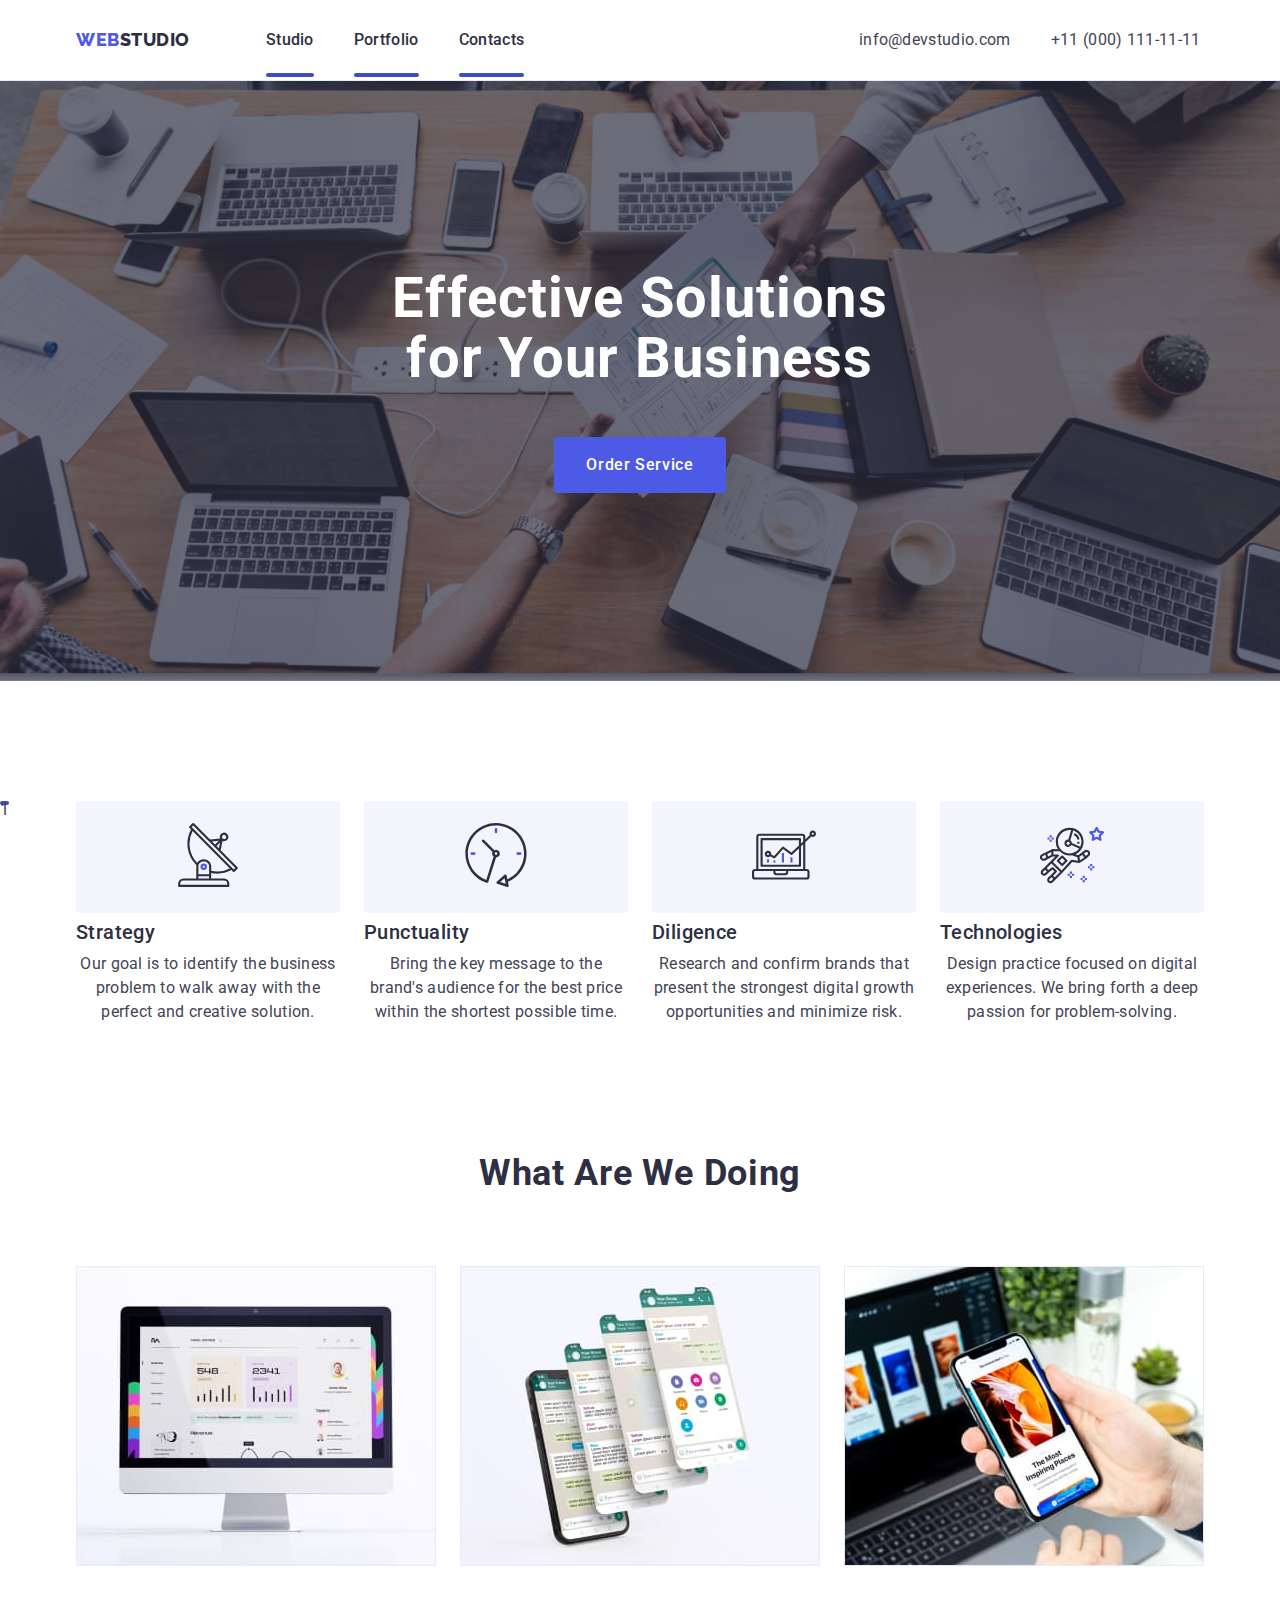
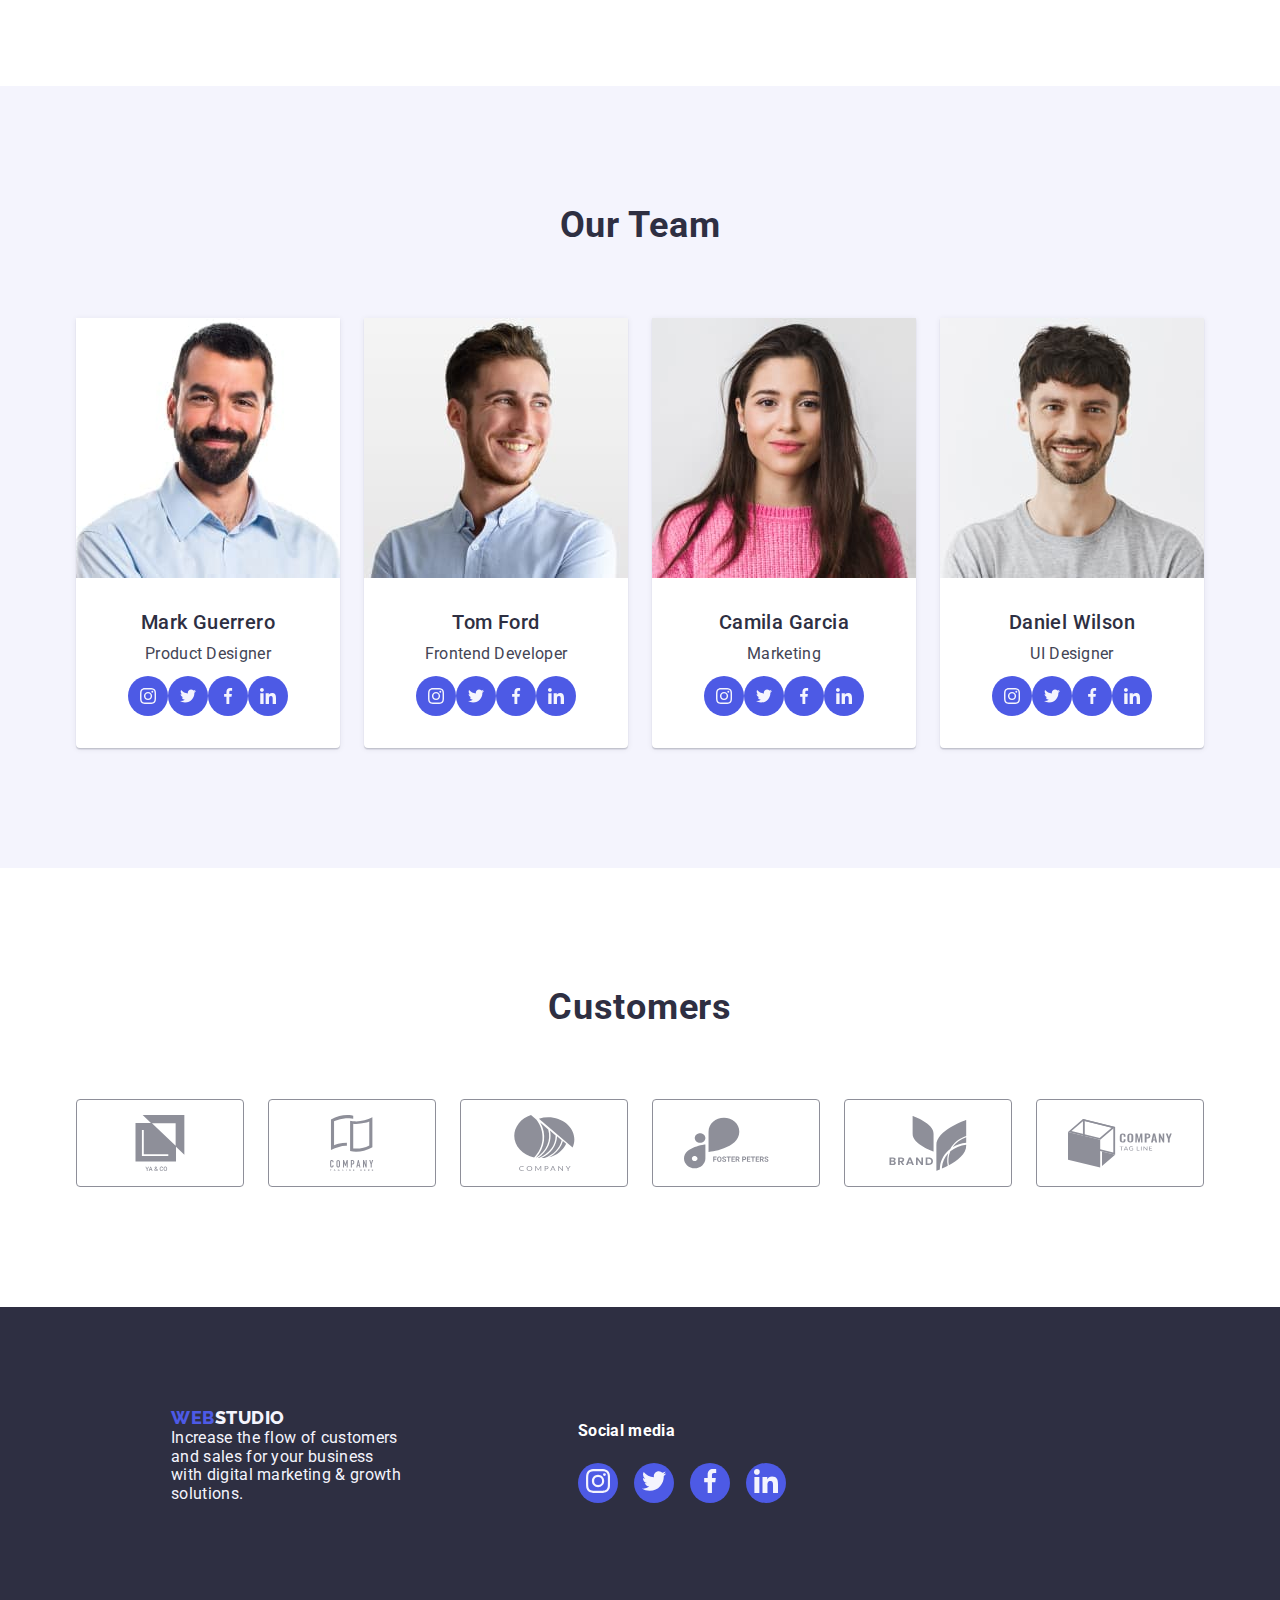
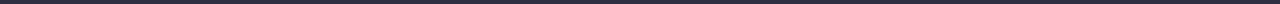
<file: index.html>
<!DOCTYPE html>
<html lang="en">
<!-- <link rel="stylesheet" href="./css/styles.css/style.css\"> -->

<head>
    <meta charset="UTF-8">
    <meta http-equiv="X-UA-Compatible" content="IE=edge">
   
    <meta name="viewport" content="width=device-width, initial-scale=1.0">
    <link rel="preconnect" href="https://fonts.googleapis.com">
<link rel="preconnect" href="https://fonts.gstatic.com" crossorigin>
<link href="https://fonts.googleapis.com/css2?family=Roboto:wght@400;500;700;900&display=swap" rel="stylesheet">
<link rel="preconnect" href="https://fonts.googleapis.com">
<link rel="preconnect" href="https://fonts.gstatic.com" crossorigin>
<link href="https://fonts.googleapis.com/css2?family=Raleway:wght@800&family=Roboto:wght@400;500;700;900&display=swap" rel="stylesheet">
<link rel="stylesheet" href="https://cdn.jsdelivr.net/npm/modern-normalize@1.1.0/modern-normalize.min.css">
<link rel="stylesheet" href="./css/styles.css">
    <title>Web Studio</title>

    
</head>

 <body>


   <!--HEAD-->

   <header class="header-class">
    <div class="header-div container">
        <nav class="header-nav">
            
            <a class="logo list link" href="./index.html">Web<span class="studio">Studio</span></a>
            <ul class="list menu">
                <li><a class="link nav-link menu-list" href="./index.html">Studio</a></li>
                <li><a class="link nav-link menu-list" href="./portfolio.html">Portfolio</a></li>
                <li><a class="link nav-link menu-list" href="">Contacts</a></li>
            </ul>
        </nav>
          
        <address class="address">
            <ul class="list address-list">
                <li><a class="link contact" href="mailto:info@devstudio.com">info@devstudio.com</a></li>
                <li><a class="link contact" href="tel:+110001111111">+11 (000) 111-11-11</a></li>
            </ul>
        </address>
    </div>   
        </header>
  

    <main> 

        
<!--Section 1-->
      <section class="main-bunner">
        <div class="container">
        <h1 class="design-h">Effective Solutions for Your Business</h1>

        
        <button type="button" class="button-textn" data-modal-open>Order Service</button> 
    </div>

    
     </section>



<!--Section 2-->
     <section class="strategy">

        <div class="container">

        <h2 hidden class="strategy visually-hidden">Strategy</h2>
<ul class="list-two list-flex">
<li class="element">

    <div class="feature-card">
    
        <a href=""
        class="feature link"
        target="_blank"
        rel="noopener noreferrer">
    <svg class="feature-icon" width="64" height="64">
        <use href="./images/icons.svg#icon-antenna-1"></use>
    </svg>
    </a>

      </div>

    <h3 class="opportunity">Strategy</h3> 
    <p class="textp">Our goal is to identify the business problem to walk away with the perfect and creative solution. </p>

</li>


<li class="element">

    <div class="feature-card">
      
        <a href=""
        class="feature link"
        target="_blank"
        rel="noopener noreferrer">
    <svg class="feature-icon" width="64" height="64">
        <use href="./images/icons.svg#icon-clock-1"></use>
    </svg>
    </a>
      </div>


    <h3 class="opportunity">Punctuality</h3> 
    <p class="textp">Bring the key message to the brand's audience for the best price within the shortest possible time.</p>
</li>


<li class="element">

    <div class="feature-card">
      

        <a href=""
        class="feature link"
        target="_blank"
        rel="noopener noreferrer">
    <svg class="feature-icon" width="64" height="64">
        <use href="./images/icons.svg#icon-diagram-1"></use>
    </svg>
    </a>
      </div>


    <h3 class="opportunity">Diligence</h3> 
    <p class="textp">Research and confirm brands that present the strongest digital growth opportunities and minimize risk.</p>
</li>


<li class="element">

    <div class="feature-card">

        <a href=""
        class="feature link"
        target="_blank"
        rel="noopener noreferrer">
    <svg class="feature-icon" width="64" height="64">
        <use href="./images/icons.svg#icon-astronaut-1"></use>
    </svg>
    </a>
      </div>


    <h3 class="opportunity" >Technologies</h3> 
    <p class="textp">Design practice focused on digital experiences. We bring forth a deep passion for problem-solving.</p>
</li>
 </ul>

</div>
 </section>
       

<!--Section 3-->
        <section class="doing">
            <div class="container">
            <h2 class="texthtwo">What are we doing</h2>
            <ul class="list-secth">
            <li class="list-li"><img src="./images/Picture1.jpg" alt="picture1" width="360" height="300"></li>
            <li class="list-li"><img src="./images/Picture2.jpg" alt="picture2" width="360" height="300"></li>
            <li class="list-li"><img src="./images/Picture3.jpg" alt="picture3" width="360" height="300"></li>
            </ul>
        </div>
        </section>


<!--Section 4-->
        <section class="team">

        <div class="container">
            <h2 class="texthtwo">Our Team</h2>

    <ul class="list-secfor">

            <li class="li-class"><img src="./images/Mark.jpg" alt="Mark" width="264" height="260">

                <div class="name-picture">
            <h3 class="texththree">Mark Guerrero</h3>
            <p class="textp">Product Designer</p>


            <ul class="list-soc">
                <li class="list-soc-items">
                    <a href=""
                    class="list-soc-link link"
                    target="_blank"
                    rel="noopener noreferrer">
                <svg class="list-soc-icon" width="16" height="16">
                    <use href="./images/icons.svg#icon-instagram-2"></use>
                </svg>
                </a>
                </li>
                
                <li class="list-soc-items">
                    <a href=""
                    class="list-soc-link link"
                    target="_blank"
                    rel="noopener noreferrer"
                    >
                    <svg class="list-soc-icon" width="16" height="16">
                        <use  href="./images/icons.svg#icon-twitter-1"></use>
                    </svg>
                </a>
                </li>
                
                <li class="list-soc-items">
                    <a href=""
                    class="list-soc-link link"
                    target="_blank"
                    rel="noopener noreferrer"
                    >
                    <svg class="list-soc-icon" width="16" height="16">
                        <use href="./images/icons.svg#icon-facebook-1"></use>
                    </svg>
                </a>
                </li>

                <li class="list-soc-items">
                    <a href=""
                    class="list-soc-link link"
                    target="_blank"
                    rel="noopener noreferrer"
                    >
                    <svg class="list-soc-icon" width="16" height="16">
                        <use href="./images/icons.svg#icon-linkedin-1"></use>
                    </svg>
                </a>
                </li>
            </ul>

        </div>

        </li>
        
  
            <li class="li-class"><img src="./images/Tom.jpg" alt="Tom" width="264" height="260">
                <div class="name-picture">
            <h3 class="texththree">Tom Ford</h3>
            <p class="textp">Frontend Developer</p>

            <ul class="list-soc">
                <li class="list-soc-items">
                    <a href=""
                    class="list-soc-link link"
                    target="_blank"
                    rel="noopener noreferrer">
                <svg class="list-soc-icon" width="16" height="16">
                    <use href="./images/icons.svg#icon-instagram-2"></use>
                </svg>
                </a>
                </li>
                
                <li class="list-soc-items">
                    <a href=""
                    class="list-soc-link link"
                    target="_blank"
                    rel="noopener noreferrer"
                    >
                    <svg class="list-soc-icon" width="16" height="16">
                        <use  href="./images/icons.svg#icon-twitter-1"></use>
                    </svg>
                </a>
                </li>
                
                <li class="list-soc-items">
                    <a href=""
                    class="list-soc-link link"
                    target="_blank"
                    rel="noopener noreferrer"
                    >
                    <svg class="list-soc-icon" width="16" height="16">
                        <use href="./images/icons.svg#icon-facebook-1"></use>
                    </svg>
                </a>
                </li>

                <li class="list-soc-items">
                    <a href=""
                    class="list-soc-link link"
                    target="_blank"
                    rel="noopener noreferrer"
                    >
                    <svg class="list-soc-icon" width="16" height="16">
                        <use href="./images/icons.svg#icon-linkedin-1"></use>
                    </svg>
                </a>
                </li>
            </ul>

            
        </div>
        </li>
        
            
            <li class="li-class"><img src="./images/Camila.jpg" alt="Camila" width="264" height="260">
                <div class="name-picture">
            <h3 class="texththree">Camila Garcia</h3>
            <p class="textp">Marketing</p>

            <ul class="list-soc">
                <li class="list-soc-items">
                    <a href=""
                    class="list-soc-link link"
                    target="_blank"
                    rel="noopener noreferrer">
                <svg class="list-soc-icon" width="16" height="16">
                    <use href="./images/icons.svg#icon-instagram-2"></use>
                </svg>
                </a>
                </li>
                
                <li class="list-soc-items">
                    <a href=""
                    class="list-soc-link link"
                    target="_blank"
                    rel="noopener noreferrer"
                    >
                    <svg class="list-soc-icon" width="16" height="16">
                        <use  href="./images/icons.svg#icon-twitter-1"></use>
                    </svg>
                </a>
                </li>
                
                <li class="list-soc-items">
                    <a href=""
                    class="list-soc-link link"
                    target="_blank"
                    rel="noopener noreferrer"
                    >
                    <svg class="list-soc-icon" width="16" height="16">
                        <use href="./images/icons.svg#icon-facebook-1"></use>
                    </svg>
                </a>
                </li>

                <li class="list-soc-items">
                    <a href=""
                    class="list-soc-link link"
                    target="_blank"
                    rel="noopener noreferrer"
                    >
                    <svg class="list-soc-icon" width="16" height="16">
                        <use href="./images/icons.svg#icon-linkedin-1"></use>
                    </svg>
                </a>
                </li>
            </ul>

        
        </div>
        </li>
        
            
            <li class="li-class"><img src="./images/Daniel.jpg" alt="Daniel" width="264" height="260">
                <div class="name-picture">
            <h3 class="texththree">Daniel Wilson</h3>
            <p class="textp">UI Designer</p>

         
            <ul class="list-soc">
                <li class="list-soc-items">
                    <a href=""
                    class="list-soc-link link"
                    target="_blank"
                    rel="noopener noreferrer">
                <svg class="list-soc-icon" width="16" height="16">
                    <use href="./images/icons.svg#icon-instagram-2"></use>
                </svg>
                </a>
                </li>
                
                <li class="list-soc-items">
                    <a href=""
                    class="list-soc-link link"
                    target="_blank"
                    rel="noopener noreferrer"
                    >
                    <svg class="list-soc-icon" width="16" height="16">
                        <use  href="./images/icons.svg#icon-twitter-1"></use>
                    </svg>
                </a>
                </li>
                
                <li class="list-soc-items">
                    <a href=""
                    class="list-soc-link link"
                    target="_blank"
                    rel="noopener noreferrer"
                    >
                    <svg class="list-soc-icon" width="16" height="16">
                        <use href="./images/icons.svg#icon-facebook-1"></use>
                    </svg>
                </a>
                </li>

                <li class="list-soc-items">
                    <a href=""
                    class="list-soc-link link"
                    target="_blank"
                    rel="noopener noreferrer"
                    >
                    <svg class="list-soc-icon" width="16" height="16">
                        <use href="./images/icons.svg#icon-linkedin-1"></use>
                    </svg>
                </a>
                </li>
            </ul>


        </div>
        </li>
        
    </ul>
        </div>
            </section>
            

<!--Section 5-->

        <section class="test">

            <div class="container">

                
                    <h2 class="text-customers">Customers</h2>
                

              <ul class="test-list list">
                <li class="test-item">
                  <a href="" class="test-link link">
                    <svg class="test-icon">
                      <use href="./images/icons.svg#icon-yaco"></use>
                    </svg>
                  </a>
                </li>
                <li class="test-item">
                  <a href="" class="test-link link">
                    <svg class="test-icon">
                      <use href="./images/icons.svg#icon-company"></use>
                    </svg>
                  </a>
                </li>
                <li class="test-item">
                  <a href="" class="test-link link">
                    <svg class="test-icon">
                      <use href="./images/icons.svg#icon-company-small"></use>
                    </svg>
                  </a>
                </li>
                <li class="test-item">
                  <a href="" class="test-link link">
                    <svg class="test-icon">
                      <use href="./images/icons.svg#icon-poster"></use>
                    </svg>
                  </a>
                </li>
                <li class="test-item">
                  <a href="" class="test-link link">
                    <svg class="test-icon">
                      <use href="./images/icons.svg#icon-brand"></use>
                    </svg>
                  </a>
                </li>
                <li class="test-item">
                  <a href="" class="test-link link">
                    <svg class="test-icon">
                      <use href="./images/icons.svg#icon-tag-line"></use>
                    </svg>
                  </a>
                </li>
              </ul>
            </div>
          </section>


        </main>  
        
 <!--FOOTER--> 
        <footer class="footer">

            <div class="container-footer">

            <div class="container container-footer-div ">
                <a class="logo link" href="./index.html">Web<span class="studioft">Studio</span></a>

<p class="footer-p">Increase the flow of customers and sales for your business with digital marketing & growth solutions.</p>  
       
</div>



<div class="footer-social">
    <p class="footer-psocial">
        <b>Social media</b>
    </p>


    <ul class="list-footer">

        <li class="list-soc-items-footer">
            <a href=""
            class="list-soc-link-footer link"
            target="_blank"
            rel="noopener noreferrer"
            >
        <svg class="list-soc-icon-footer" width="24" height="24">
            <use href="./images/icons.svg#icon-instagram-footer"></use>
        </svg>
        </a>
        </li>
    
            <li class="list-soc-items-footer">
                <a href=""
                class="list-soc-link-footer link"
                target="_blank"
                rel="noopener noreferrer"
                >
            <svg class="list-soc-icon-footer" width="24" height="24">
                <use href="./images/icons.svg#icon-twitter-footer"></use>
            </svg>
            </a>
        </li>
        
                <li class="list-soc-items-footer">
                    <a href=""
                    class="list-soc-link-footer link"
                    target="_blank"
                    rel="noopener noreferrer"
                    >
                <svg class="list-soc-icon-footer" width="24" height="24">
                    <use href="./images/icons.svg#icon-facebook-footer"></use>
                </svg>
                </a>
            </li>
            
                    <li class="list-soc-items-footer">
                        <a href=""
                        class="list-soc-link-footer link"
                        target="_blank"
                        rel="noopener noreferrer"
                        >
                    <svg class="list-soc-icon-footer" width="24" height="24">
                        <use href="./images/icons.svg#icon-linkedin-footer"></use>
                    </svg>
                    </a>
            </li>

    </ul>

</div>

</div>

        </footer>
    
        <div class="backdrop is-hidden" data-modal>
            <div class="modal">
                <button type="button" class="modal-btn" data-modal-close>x</button>
        </div>
        </div>
        <script src="/js/modal.js"></script>
</body>
</html>
</file>
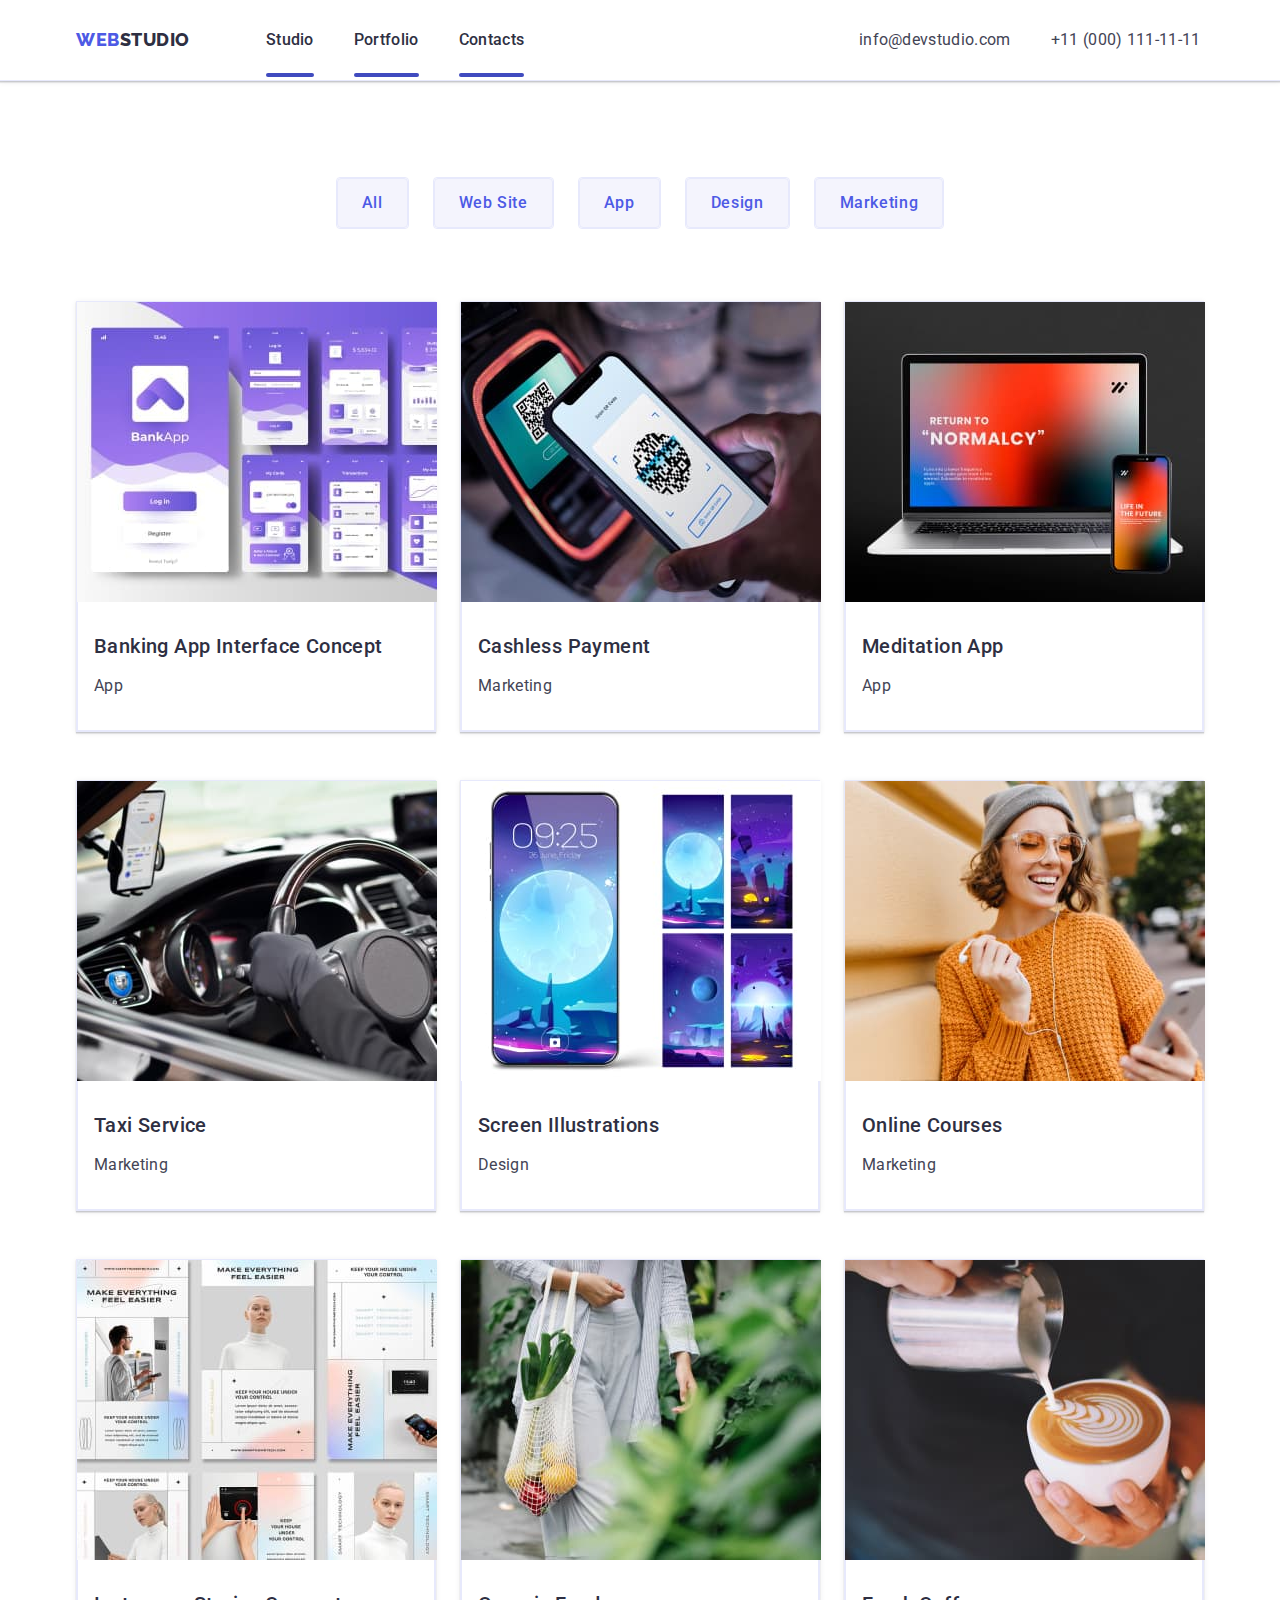
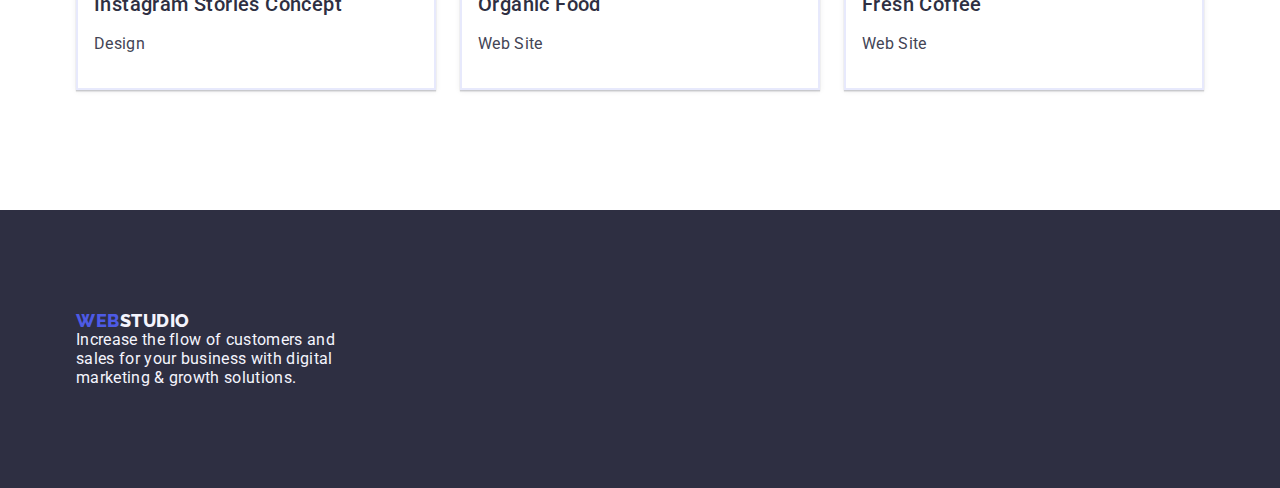
<file: portfolio.html>
<!DOCTYPE html>
<html lang="en">
<!-- <link rel="stylesheet" href="./css/styles.css/style.css\"> -->

<head>
    <meta charset="UTF-8">
    <meta http-equiv="X-UA-Compatible" content="IE=edge">
    
    <meta name="viewport" content="width=device-width, initial-scale=1.0">
    <link rel="preconnect" href="https://fonts.googleapis.com">
<link rel="preconnect" href="https://fonts.gstatic.com" crossorigin>
<link href="https://fonts.googleapis.com/css2?family=Roboto:wght@400;500;700;900&display=swap" rel="stylesheet">
<link rel="preconnect" href="https://fonts.googleapis.com">
<link rel="preconnect" href="https://fonts.gstatic.com" crossorigin>
<link href="https://fonts.googleapis.com/css2?family=Raleway:wght@800&family=Roboto:wght@400;500;700;900&display=swap" rel="stylesheet">
<link rel="stylesheet" href="https://cdn.jsdelivr.net/npm/modern-normalize@1.1.0/modern-normalize.min.css">
<link rel="stylesheet" href="./css/styles.css">
    <title>Web Studio</title>
</head>

 <body>
    
   <!--HEAD-->

   <header class="header-class">
    <div class="header-div container">
        <nav class="header-nav">
            
            <a class="logo list link" href="./index.html">Web<span class="studio">Studio</span></a>
            <ul class="list menu">
                <li><a class="link nav-link menu-list" href="./index.html">Studio</a></li>
                <li><a class="link nav-link menu-list" href="./portfolio.html">Portfolio</a></li>
                <li><a class="link nav-link menu-list" href="">Contacts</a></li>
            </ul>
        </nav>
          
        <address class="address">
            <ul class="list address-list">
                <li><a class="link contact" href="mailto:info@devstudio.com">info@devstudio.com</a></li>
                <li><a class="link contact" href="tel:+110001111111">+11 (000) 111-11-11</a></li>
            </ul>
        </address>
    </div>   
        </header>


    <main>
<!-- Buttons -->

<section class="bunners">
    <div class="container">
    
    <h1 class="visually-hidden">Portfolio</h1>
    <ul class="listbtn list">
        <li class="list-btn"><button class="text-btn buttons" type="button">All</button></li>
        <li class="list-btn"><button class="text-btn buttons" type="button">Web Site</button></li>
        <li class="list-btn"><button class="text-btn buttons" type="button">App</button></li>
        <li class="list-btn"><button class="text-btn buttons" type="button">Design</button></li>
        <li class="list-btn"><button class="text-btn buttons" type="button">Marketing</button></li>
    </ul>




<!-- Pictures -->

      
    <ul class="portfolio">

        <li class="cart"><a class="prt-list link" href="#">
            <img src="./images/banking.jpg" alt="picture1" width="360" height="300">
            <div class="portfolio-name">
            <h2 class="port-hdr">Banking App Interface Concept</h2>
            <p class="port-pgf">App</p> 
        </div>
      </a>
    </li> 

        <li class="cart"><a class="prt-list link" href="#">
            <img src="./images/cashless.jpg" alt="picture2" width="360" height="300">
            <div class="portfolio-name">
            <h2 class="port-hdr">Cashless Payment</h2>
            <p class="port-pgf">Marketing</p>
        </div>
    </a>
</li>

        <li class="cart"><a class="prt-list link" href="#">
            <img src="./images/meditation.jpg" alt="picture3" width="360" height="300">
            <div class="portfolio-name">
            <h2  class="port-hdr">Meditation App</h2>
            <p class="port-pgf">App</p>
        </div>
    </a>
        </li>
  

        <li class="cart"><a class="prt-list link" href="#"><img src="./images/taxi.jpg" alt="picture2" width="360" height="300">
            <div class="portfolio-name">
            <h2 class="port-hdr">Taxi Service</h2>
            <p class="port-pgf">Marketing</p>
        </div>
    </a>
</li>

        <li class="cart"><a class="prt-list link" href="#">
            <img src="./images/screen.jpg" alt="picture3" width="360" height="300">
            <div class="portfolio-name">
            <h2 class="port-hdr">Screen Illustrations</h2>
            <p class="port-pgf">Design</p>
        </div>
    </a>
</li>
      
        <li class="cart"><a class="prt-list link" href="#">
            <img src="./images/online.jpg" alt="picture1" width="360" height="300">
            <div class="portfolio-name">
            <h2 class="port-hdr">Online Courses</h2>
            <p class="port-pgf">Marketing</p>
        </div>
    </a>
</li>

        <li class="cart"><a class="prt-list link" href="#">
            <img src="./images/instagram.jpg" alt="picture2" width="360" height="300">
            <div class="portfolio-name">
            <h2 class="port-hdr">Instagram Stories Concept</h2>
            <p class="port-pgf">Design</p>
        </div>
    </a>
        </li>

        <li class="cart"><a class="prt-list link" href="#">
            <img src="./images/organic.jpg" alt="picture3" width="360" height="300">
            <div class="portfolio-name">
            <h2 class="port-hdr">Organic Food</h2>
            <p class="port-pgf">Web Site</p>
        </div>
    </a>
        </li>


        <li class="cart"><a class="prt-list link" href="#">
            <img src="./images/fresh.jpg" alt="picture1" width="360" height="300">
            <div class="portfolio-name">  
            <h2 class="port-hdr">Fresh Coffee</h2>
             <p class="port-pgf">Web Site</p>
            </div>
      </a>
     </li>


        </ul>
    </div>

    </section>


    </main>  

 <!--FOOTER--> 
 <footer class="container-footer">

    <div class="container">
        <a class="logo link" href="./index.html">Web<span class="studioft">Studio</span></a>

<p class="footer-p">Increase the flow of customers and sales for your business with digital marketing & growth solutions.</p>  

</div>
</footer>
    
</body>
</html>
</file>
<file: css/styles.css>
html {
  box-sizing: border-box;
}

*,
*::before,
::after {
  box-sizing: inherit;
}

img {
  display: block;
}

body {
  background-color: var(--color-main);
  font-family: Roboto, sans-serif;
  /* weight: Regular;  */
  color: #434455;
  /* Letter Spacing: 2%; */
}

:root {
  /* Text colors */
  --main-txt-cl: #2e2f42;
  --accent-txt-cl: #4d5ae5;
  --color-main: #ffffff;
  --hover-main: #404bbf;
  --footer-second: #f4f4fd;
  --background-hover: #404bbf;
  --background-team: #f4f4fd;
  --color-pgf: #434455;
  --border-button: #e7e9fc;
}

/* reset start */
h1,
h2,
h3,
h4,
h5,
h6,
p {
  margin: 0;
}

.list {
  list-style-type: none;
  margin: 0;
  padding: 0;
}

/**
      |============================
      |Base styles
      |============================
    */

.link {
  text-decoration: none;
  list-style-type: none;
}

ul {
  list-style-type: none;
  margin: 0;
  padding: 0;
}

/**
      |============================
      |Header styles
      |============================
    */

.header-class {
  border-bottom: 1px solid var(--border-button);
  box-shadow: 0px 2px 1px rgba(46, 47, 66, 0.08),
    0px 1px 1px rgba(46, 47, 66, 0.16), 0px 1px 6px rgba(46, 47, 66, 0.08);
}

.header-div {
  display: flex;
  align-items: center;
}
.container {
  width: 1158px;
  padding: 0 15px;
  margin: 0 auto;
}

.header-nav {
  display: flex;
  align-items: center;
  margin-right: 332px;
}

.menu {
  display: flex;
  gap: 40px;
  padding: 0px;
  width: 261px;
}

.menu li {
  height: 80px;
  display: flex;
  align-items: center;
}

.menu-list {
  position: relative;
}

.menu-list::after {
  position: absolute;
  content: "";
  width: 100%;
  height: 4px;
  left: 0;
  bottom: -1px;
  background: #404bbf;
  color: #404bbf;
  border-radius: 2px;
}


.link:hover,
.link:focus {
  color: var(--hover-main);
}



.nav-link {
  transition: color 250ms cubic-bezier(0.4, 0, 0.2, 1);
}

.logo {
  font-family: "Raleway", sans-serif;
  font-weight: 800;
  font-size: 18px;
  line-height: 1.17;
  text-transform: uppercase;
  color: var(--accent-txt-cl);
  letter-spacing: 0.03em;
  text-decoration: none;
  margin-right: 76px;
}

.studio {
  color: var(--main-txt-cl);
}



.nav-link {
  font-weight: 500;
  line-height: 1.5;
  letter-spacing: 0.02em;
  color: var(--main-txt-cl);
  padding: 24px 0;
}

.list-two {
  display: flex;
  gap: 24px;
  margin: 0 auto;
}

.feature-card {
  display: flex;
  align-items: center;
  justify-content: center;
  margin-bottom: 8px;

  background: #f4f4fd;
  border-radius: 4px;
  width: 264px;
  height: 112px;
}

/* .feature-icon {
  width: 64;
  height: 64;
} */

.list-flex h3 {
  margin-top: 8px;
  margin-bottom: 8px;
  line-height: 1.14;
}

.list-two::after {
  content: "1";
  position: absolute;
  left: 0;
  /* bottom: -1px; */
  height: 4px;
  background-color: #404bbf;
  /* color: #404bbf; */
  border-radius: 2px;
  display: inline-block;
}

.address-list {
  display: flex;
  gap: 40px;
}

.contact {
  font-family: "Roboto", sans-serif;
  font-size: 16px;
  line-height: 1.5;
  letter-spacing: 0.02em;
  color: var(--color-pgf);
  font-style: normal;

  transition: color 250ms cubic-bezier(0.4, 0, 0.2, 1);
}

.address {
  font-style: normal;
}

.main-bunner {
  padding: 188px 0;
  background-image: linear-gradient(
      rgba(46, 47, 66, 0.7),
      rgba(46, 47, 66, 0.7)
    ),
    url(../images/people-office1.jpg);
  max-width: 1440px;
  margin: 0 auto;
  justify-content: center;
  align-items: center;
  background-repeat: no-repeat;
  background-position: center;
  background-size: cover;
}

.design-h {
  font-family: "Roboto", sans-serif;
  font-style: normal;
  font-weight: 700;
  font-size: 56px;
  line-height: 1.07;
  text-align: center;
  letter-spacing: 0.02em;
  color: var(--color-main);
  max-width: 496px;
  margin: auto;
  padding-bottom: 48px;
}

.backdrop {
  position: fixed;
  top: 0;
  z-index: 2;
  width: 100%;
  height: 100%;
  transition: opacity 1s, visibility 1s;

}

.backdrop.is-hidden .modal {
  transform: translate(-50%, -50%) scale(0);
}



.modal {
  position: absolute;
  top: 50%;
  left: 50%;
  transform: translate(-50%, -50%) scale(1);
  transition: transform 1s;
  width: 408px;
  height: 584px;
  box-shadow: 0px 1px 1px rgba(0, 0, 0, 0.14), 0px 1px 3px rgba(0, 0, 0, 0.12),
    0px 2px 1px rgba(0, 0, 0, 0.2);
  border-radius: 4px;
  background-color: #fcfcfc;
}

.modal-btn {
  position: absolute;
  right: 24px;
  top: 24px;
  background: #fcfcfc;
  background-color: transparent;
  box-shadow: 0px 1px 1px rgba(0, 0, 0, 0.14), 0px 1px 3px rgba(0, 0, 0, 0.12),
    0px 2px 1px rgba(0, 0, 0, 0.2);
  border: 1px solid rgba(0, 0, 0, 0.1);
  border-radius: 50%;
}

.is-hidden {
  visibility: hidden;
  opacity: 0;
  pointer-events: none;
}

.button-textn {
  font-family: "Roboto", sans-serif;
  font-weight: 500;
  font-size: 16px;
  line-height: 1.5;
  letter-spacing: 0.04em;
  background-color: var(--accent-txt-cl);
  color: var(--color-main);
  cursor: pointer;
  display: block;
  min-width: 169px;
  height: 56px;
  border: none;
  border-radius: 4px;
  margin: auto;
  padding: 16px 32px;
  gap: 10px;

  transition: background-color 250ms cubic-bezier(0.4, 0, 0.2, 1);
}

.button-textn:hover,
.button-textn:focus {
  background: var(--background-hover);
  box-shadow: 0px 4px 4px rgba(0, 0, 0, 0.15);
  border-radius: 4px;
}

.strategy {
  padding: 120px 0;
}

.visually-hidden {
  position: absolute;
  width: 1px;
  height: 1px;
  margin: -1px;
  border: 0;
  padding: 0;
  white-space: nowrap;
  clip-path: inset(100%);
  clip: rect(0 0 0 0);
  overflow: hidden;
}

.opportunity {
  font-family: "Roboto", sans-serif;
  font-style: normal;
  font-weight: 500;
  font-size: 20px;
  line-height: 1.2;
  letter-spacing: 0.02em;
  color: var(--main-txt-cl);

  margin-bottom: 8px;
  width: calc((100% - 48px) / 3);
}

.textp {
  font-family: "Roboto", sans-serif;
  font-weight: 400;
  font-size: 16px;
  line-height: 1.5;
  letter-spacing: 0.02em;
  color: var(--color-pgf);

  text-align: center;
}

.textp::after {
  content: "";
  display: block;
  align-items: center;
  margin: 10px;
}

.doing {
  padding-bottom: 120px;
}

.texthtwo {
  font-family: "Roboto", sans-serif;
  font-style: normal;
  font-weight: 700;
  font-size: 36px;
  line-height: 1.11;
  /* identical to box height, or 111% */

  text-align: center;
  letter-spacing: 0.02em;
  text-transform: capitalize;
  color: var(--main-txt-cl);

  margin-bottom: 72px;
}

.list-secth {
  display: flex;
  gap: 24px;
}

.list-li {
  width: calc(100% - 48px) / 3;
}

.team {
  background: var(--background-team);
  padding: 120px 0;
}

.list-secfor {
  display: flex;
  gap: 24px;
}

.texththree {
  font-family: "Roboto", sans-serif;
  font-style: normal;
  font-weight: 500;
  font-size: 20px;
  line-height: 1.2;
  text-align: center;
  letter-spacing: 0.02em;
  color: var(--main-txt-cl);
  background-color: var(--color-main);
  margin-bottom: 8px;
}

.textp {
  font-family: "Roboto", sans-serif;
  font-style: normal;
  font-weight: 400;
  font-size: 16px;
  line-height: 1.5;
  text-align: center;
  letter-spacing: 0.02em;
  color: var(--color-pgf);
  margin-bottom: 8px;
}

.li-class {
  background-color: var(--color-main);
  width: calc(100% - 72px) / 4;
  border-radius: 0px 0px 4px 4px;
  box-shadow: 0px 1px 6px rgba(46, 47, 66, 0.08),
    0px 1px 1px rgba(46, 47, 66, 0.16), 0px 2px 1px rgba(46, 47, 66, 0.08);
    gap: 24px; 
    transition: background-color 250ms cubic-bezier(0.4, 0, 0.2, 1);
}

.name-picture {
  padding: 32px 0;
}

.list-soc {
  display: flex;
  justify-content: center;
  gap: 10;
}


.list-soc-items {
  width: 40px;
  height: 40px;
  gap: 24;
  background-color: 250ms cubic-bezier(0.4, 0, 0.2, 1);
}

.list-soc-link {
  width: 40px;
  height: 40px;
  background-color: #4d5ae5;
  border-radius: 50%;
  display: flex;
  align-items: center;
  justify-content: center;

}

.list-soc-link:hover,
.list-soc-link:focus {
  background: #31d0aa;
}

.list-soc-icon {
  fill: #ffffff;
}



.list-soc-link:hover,
.list-soc-link:focus {
  background-color: #404bbf;
}


.element {
  width: calc((100% - 72px) / 4);
}

/**
      |============================
      |Footer
      |============================
    */

.footer-social {
  box-sizing: border-box;

  margin-right: 23px;
}

.list-footer {
  display: flex;
  flex-direction: row;
  align-items: flex-start;
  padding: 0px;
  gap: 16px;
}

.list-soc-items-footer {
  flex-wrap: nowrap;
  width: 40px;
  height: 40px;
  background-color: #4d5ae5;
  border-radius: 50%;
  display: flex;
  align-items: center;
  justify-content: center;
}

.list-soc-items-footer:hover,
.list-soc-items-footer:focus {
  background: #31d0aa;
}

.list-soc-icon {
  fill: #f4f4fd;
}

/* .list-soc-link-footer {
  display: flex;
  align-items: center;
  justify-content: center;
} */

.container-footer {
  background: var(--main-txt-cl);
  display: flex;
  padding: 100px 0;
  grid-column: 2;
  flex-wrap: wrap;
  gap: 35px;

  /* background: var(--main-txt-cl);
  grid-column: 2;
  max-width: 1440px;
  display: flex;
  flex-wrap: wrap;
  justify-content: space-between;
  gap: 35px; */
}

.subscribe {
  background-color: #404bbf;
  width: 70px;
  height: 40px;
}

.studioft {
  color: var(--footer-second);
  text-transform: uppercase;
}

.logo {
  display: inline-block;
  /* margin-bottom: 16px; */
}

.footer-p {
  color: var(--footer-second);
  font-size: 16px;
  line-height: 1.17;
  letter-spacing: 0.02em;
  max-width: 264px;
}

.footer-psocial {
  margin-top: 12px;
  margin-bottom: 20px;
  font-family: "Roboto";
  font-style: normal;
  font-weight: 500;
  font-size: 16px;
  line-height: 24px;
  /* identical to box height, or 150% */
  letter-spacing: 0.02em;
  color: #ffffff;
}

.text-customers {
  font-family: "Roboto", sans-serif;
  font-style: normal;
  font-weight: 700;
  font-size: 36px;
  line-height: 1.11;
  text-align: center;
  letter-spacing: 0.02em;
  text-transform: capitalize;
  color: var(--main-txt-cl);
  margin-bottom: 72px;
}

.test {
  padding-top: 120px;
  padding-bottom: 120px;
}

.test-list {
  display: flex;
  gap: 24px;
}


.test-item {
  width: calc((100% - 120px) / 6);
  height: 88px;
}

.test-link {
  width: 100%;
  height: 100%;
  border: 1px solid #8e8f99;
  border-radius: 4px;
  display: flex;
  align-items: center;
  justify-content: center;
  color: #8e8f99;
  transition: border-color 250ms cubic-bezier(0.4, 0, 0.2, 1), color 250ms cubic-bezier(0.4, 0, 0.2, 1);
}

.test-icon {
  width: 104px;
  height: 56px;
  fill: currentColor;
  /* background-color: #31D0AA; */
}

.test-link:hover,
.test-link:focus {
  border-color: #404bbf;
  color: #404bbf;
}

/**
      |============================
      |Portfolio
      |============================
    */

.container-footer-div {
  width: 267px;
  margin-right: 120px;
  margin-left: 156px;
}

.bunners {
  padding: 96px 0 120px;
}
.listbtn {
  display: flex;
  justify-content: center;
  gap: 24px;
  margin-bottom: 72px;
}

.list-btn {
  border: 1px solid var(--border-button);
  border-radius: 4px;
}

.list-two {
  display: flex;
  gap: 24px;
}

.text-btn {
  font-family: "Roboto", sans-serif;
  font-style: normal;
  font-weight: 500;
  font-size: 16px;
  line-height: 1.5;

  display: flex;
  align-items: center;
  text-align: center;
  letter-spacing: 0.04em;
  color: var(--accent-txt-cl);

  padding: 12px 24px;
}

.buttons {
  background: var(--background-team);
  border: 1px solid var(--border-button);
  border-radius: 4px;
  cursor: pointer;
}

.buttons:hover,
.buttons:focus {
  color: var(--color-main);
  background: var(--background-hover);
  box-shadow: 0px 3px 1px rgba(0, 0, 0, 0.1), 0px 2px 1px rgba(0, 0, 0, 0.08),
    0px 2px 2px rgba(0, 0, 0, 0.12);
  border-radius: 4px;
}

.text-btn:hover {
  border: 1px solid transparent;
}

.text-btn:focus {
  border: 1px solid transparent;
}

.portfolio {
  display: flex;
  flex-wrap: wrap;
  column-gap: 24px;
  row-gap: 48px;

  margin: 0, auto;
  margin-left: auto;
  margin-right: auto;
}

.cart {
  background: var(--color-main);
  /* CORNFLOWER */
  border: 1px solid var(--border-button);
  width: calc((100% - 48px) / 3);
  box-shadow: 0px 1px 6px rgba(46, 47, 66, 0.08),
    0px 1px 1px rgba(46, 47, 66, 0.16), 0px 2px 1px rgba(46, 47, 66, 0.08);
}

.portfolio-name {
  display: flex;
  flex-direction: column;
  justify-content: center;
  align-items: flex-start;
  padding: 0px 16px;
  gap: 8px;

  /*   
  width: 360px;
  height: 56px;
  left: 0px;
  top: 332px; */

  padding: 32px 16px;
  border: 1px solid var(--border-button);
  border-top: none;
}

.port-hdr {
  font-family: "Roboto";
  font-style: normal;
  font-weight: 500;
  font-size: 20px;
  line-height: 1.2;
  letter-spacing: 0.02em;
  color: var(--main-txt-cl);

  margin-bottom: 8px;
}

.port-pgf {
  font-family: "Roboto";
  font-style: normal;
  font-weight: 400;
  font-size: 16px;
  line-height: 1.5;
  letter-spacing: 0.02em;
  color: var(--color-pgf);
}
</file>
